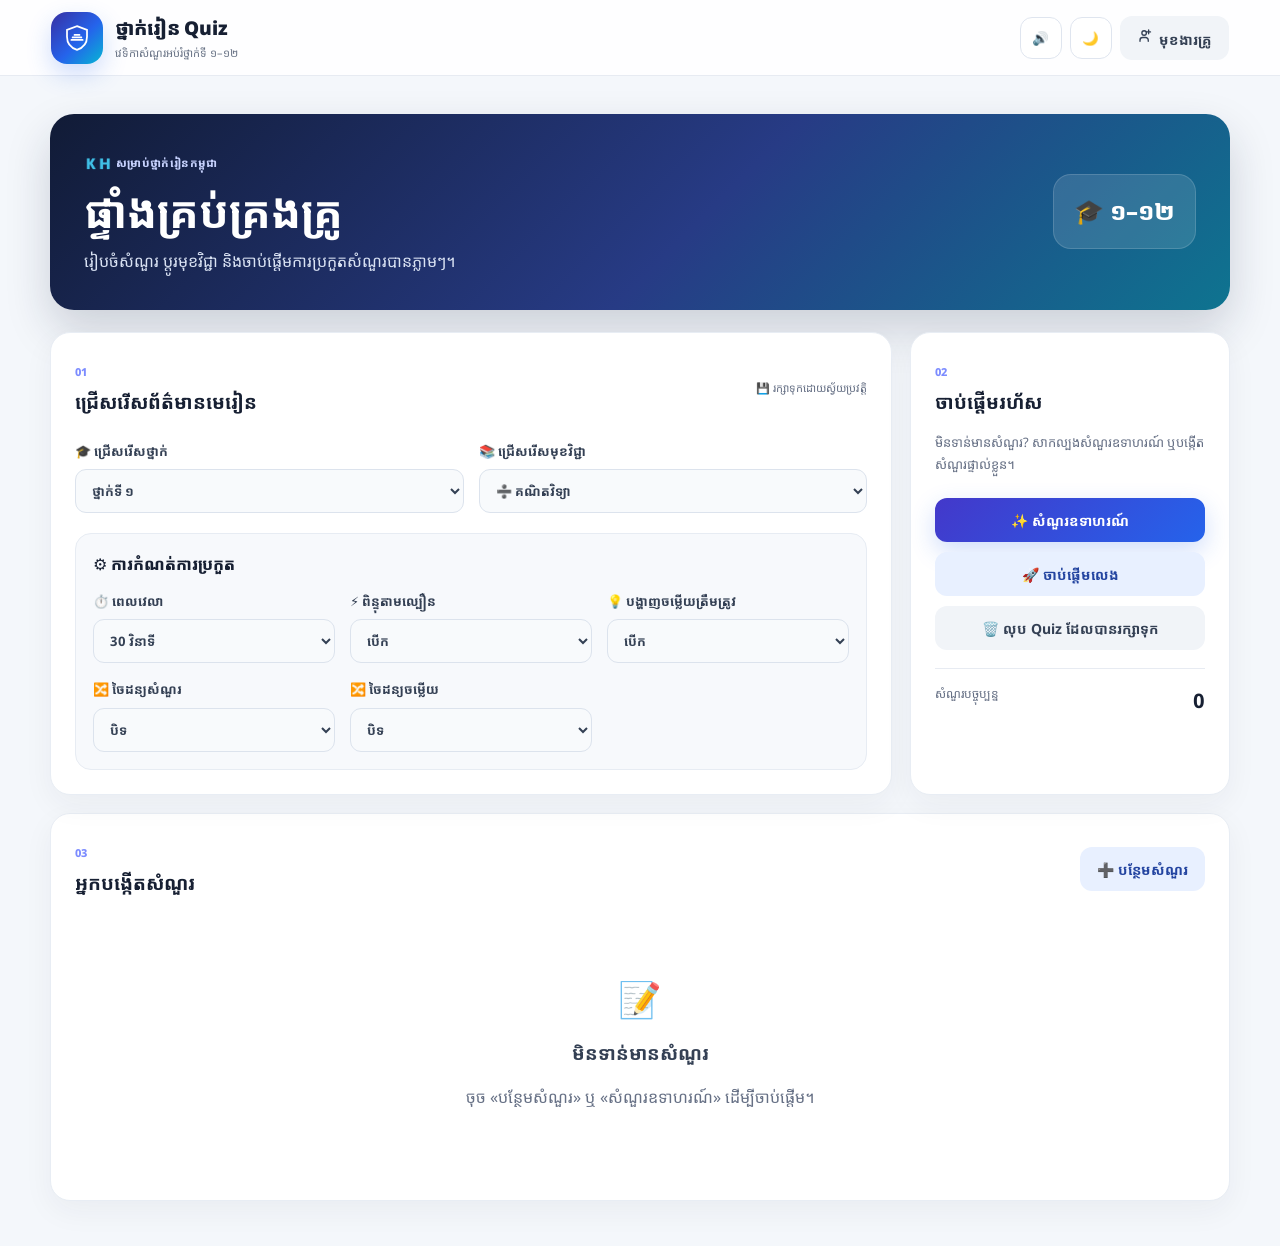
<file: index.html>
<!doctype html>
<html lang="km">
<head>
  <meta charset="utf-8">
  <meta name="viewport" content="width=device-width, initial-scale=1">
  <meta name="theme-color" content="#111827">
  <title>ថ្នាក់រៀន Quiz — ល្បែងសំណួរថ្នាក់ទី ១–១២</title>
  <link rel="preconnect" href="https://fonts.googleapis.com">
  <link rel="preconnect" href="https://fonts.gstatic.com" crossorigin>
  <link href="https://fonts.googleapis.com/css2?family=Noto+Sans+Khmer:wght@400;500;600;700;800;900&display=swap" rel="stylesheet">
  <link rel="stylesheet" href="style.css">
  <script async src="https://pagead2.googlesyndication.com/pagead/js/adsbygoogle.js?client=ca-pub-1903013812892244"
     crossorigin="anonymous"></script>
</head>
<body>
  <audio id="backgroundMusic" src="assets/sounds/background-music.mp3" loop preload="auto"></audio>
  <div id="app">
    <header class="topbar">
      <div class="brand">
        <div class="brand-mark" aria-hidden="true">
          <svg viewBox="0 0 48 48" role="img">
            <path d="M24 5 40 11v11c0 10.5-6.4 17.8-16 21C14.4 39.8 8 32.5 8 22V11l16-6Z" fill="none" stroke="currentColor" stroke-width="2.8"/>
            <path d="M15 27h18M17 23h14M20 19h8" fill="none" stroke="currentColor" stroke-width="2.8" stroke-linecap="round"/>
          </svg>
        </div>
        <div>
          <strong>ថ្នាក់រៀន Quiz</strong>
          <span>វេទិកាសំណួរអប់រំថ្នាក់ទី ១–១២</span>
        </div>
      </div>
      <div class="top-actions">
        <button class="icon-btn" id="soundToggle" aria-label="បិទ/បើកសំឡេង">
          <svg viewBox="0 0 24 24" aria-hidden="true"><path d="M4 10v4h3l4 4V6l-4 4H4Zm11.5-3.5a6 6 0 0 1 0 11M15.5 9a3 3 0 0 1 0 6" fill="none" stroke="currentColor" stroke-width="2" stroke-linecap="round" stroke-linejoin="round"/></svg>
        </button>
        <button class="icon-btn" id="themeToggle" aria-label="ប្តូររូបរាង">
          <svg viewBox="0 0 24 24" aria-hidden="true"><path d="M20.2 15.1A8.3 8.3 0 0 1 8.9 3.8 8.5 8.5 0 1 0 20.2 15.1Z" fill="none" stroke="currentColor" stroke-width="2" stroke-linejoin="round"/></svg>
        </button>
        <button class="btn ghost" id="teacherTopBtn">
          <svg class="btn-icon" viewBox="0 0 24 24" aria-hidden="true"><path d="M4 19v-1.5A3.5 3.5 0 0 1 7.5 14h4A3.5 3.5 0 0 1 15 17.5V19M9.5 11a3 3 0 1 0 0-6 3 3 0 0 0 0 6Zm6-7v5m-2.5-2.5h5" fill="none" stroke="currentColor" stroke-width="1.8" stroke-linecap="round"/></svg>
          មុខងារគ្រូ
        </button>
      </div>
    </header>

    <main>
      <section id="teacherView" class="view active">
        <div class="hero">
          <div>
            <span class="eyebrow">🇰🇭 សម្រាប់ថ្នាក់រៀនកម្ពុជា</span>
            <h1>ផ្ទាំងគ្រប់គ្រងគ្រូ</h1>
            <p>រៀបចំសំណួរ ប្ដូរមុខវិជ្ជា និងចាប់ផ្ដើមការប្រកួតសំណួរបានភ្លាមៗ។</p>
          </div>
          <div class="hero-badge">🎓 ១–១២</div>
        </div>

        <div class="dashboard-grid">
          <section class="panel setup-panel">
            <div class="panel-head">
              <div><span class="section-kicker">01</span><h2>ជ្រើសរើសព័ត៌មានមេរៀន</h2></div>
              <span id="saveStatus" class="save-status">💾 រក្សាទុកដោយស្វ័យប្រវត្តិ</span>
            </div>
            <div class="field-grid">
              <label>🎓 ជ្រើសរើសថ្នាក់
                <select id="gradeSelect"></select>
              </label>
              <label>📚 ជ្រើសរើសមុខវិជ្ជា
                <select id="subjectSelect"></select>
              </label>
            </div>
            <div class="settings-card">
              <div class="settings-title">⚙️ ការកំណត់ការប្រកួត</div>
              <div class="settings-grid">
                <label>⏱️ ពេលវេលា
                  <select id="timerSelect">
                    <option value="15">15 វិនាទី</option><option value="20">20 វិនាទី</option>
                    <option value="30" selected>30 វិនាទី</option><option value="45">45 វិនាទី</option>
                    <option value="60">60 វិនាទី</option><option value="90">90 វិនាទី</option>
                  </select>
                </label>
                <label>⚡ ពិន្ទុតាមល្បឿន
                  <select id="speedBonus"><option value="on">បើក</option><option value="off">បិទ</option></select>
                </label>
                <label>💡 បង្ហាញចម្លើយត្រឹមត្រូវ
                  <select id="revealCorrect"><option value="on">បើក</option><option value="off">បិទ</option></select>
                </label>
                <label>🔀 ចៃដន្យសំណួរ
                  <select id="shuffleQuestions"><option value="off">បិទ</option><option value="on">បើក</option></select>
                </label>
                <label>🔀 ចៃដន្យចម្លើយ
                  <select id="shuffleAnswers"><option value="off">បិទ</option><option value="on">បើក</option></select>
                </label>
              </div>
            </div>
          </section>

          <aside class="panel quick-panel">
            <span class="section-kicker">02</span>
            <h2>ចាប់ផ្ដើមរហ័ស</h2>
            <p>មិនទាន់មានសំណួរ? សាកល្បងសំណួរឧទាហរណ៍ ឬបង្កើតសំណួរផ្ទាល់ខ្លួន។</p>
            <button class="btn primary wide" id="demoBtn">✨ សំណួរឧទាហរណ៍</button>
            <button class="btn secondary wide" id="startBtn">🚀 ចាប់ផ្តើមលេង</button>
            <button class="btn ghost wide" id="clearSavedBtn">🗑️ លុប Quiz ដែលបានរក្សាទុក</button>
            <div class="mini-stat"><span>សំណួរបច្ចុប្បន្ន</span><strong id="questionCount">0</strong></div>
          </aside>
        </div>

        <section class="panel questions-panel">
          <div class="panel-head">
            <div><span class="section-kicker">03</span><h2>អ្នកបង្កើតសំណួរ</h2></div>
            <button class="btn secondary" id="addQuestionBtn">➕ បន្ថែមសំណួរ</button>
          </div>
          <div id="questionEditorList" class="editor-list"></div>
          <div id="emptyEditor" class="empty-state">
            <div class="empty-icon">📝</div>
            <h3>មិនទាន់មានសំណួរ</h3>
            <p>ចុច «បន្ថែមសំណួរ» ឬ «សំណួរឧទាហរណ៍» ដើម្បីចាប់ផ្តើម។</p>
          </div>
        </section>
      </section>

      <section id="countdownView" class="view game-view">
        <div class="countdown-wrap">
          <span class="eyebrow">🇰🇭 ត្រៀមខ្លួន</span>
          <div id="countdownNumber" class="countdown-number">3</div>
          <h2 id="countdownLabel">ត្រៀមចាប់ផ្ដើម</h2>
        </div>
      </section>

      <section id="quizView" class="view game-view">
        <div class="quiz-shell">
          <div class="quiz-top">
            <div><span class="quiz-subject" id="quizSubject">គណិតវិទ្យា</span><span class="quiz-grade" id="quizGrade">ថ្នាក់ទី ៦</span></div>
            <div class="quiz-score">⭐ <strong id="scoreDisplay">0</strong> ពិន្ទុ</div>
            <div class="timer" id="timerCircle"><span>⏱️</span><strong id="timerDisplay">30</strong></div>
          </div>
          <div class="progress-meta"><span id="progressText">សំណួរ ១ / ៥</span><span id="progressPct">20%</span></div>
          <div class="progress-track"><div id="progressBar" class="progress-bar"></div></div>
          <article class="question-card" id="questionCard">
            <div id="questionImageWrap" class="question-image-wrap hidden"><img id="questionImage" alt="រូបភាពសម្រាប់សំណួរ"></div>
            <div class="difficulty" id="difficultyBadge">🟢 ងាយ</div>
            <h1 id="questionText" class="question-text"></h1>
          </article>
          <div id="answers" class="answers-grid"></div>
          <div id="feedback" class="feedback hidden"></div>
          <div class="next-row">
            <button class="btn next hidden" id="nextBtn">
              បន្ទាប់
              <svg viewBox="0 0 24 24" aria-hidden="true"><path d="M5 12h13m-5-6 6 6-6 6" fill="none" stroke="currentColor" stroke-width="2.2" stroke-linecap="round" stroke-linejoin="round"/></svg>
            </button>
          </div>
        </div>
        <div id="effects" class="effects" aria-hidden="true"></div>
      </section>

      <section id="resultView" class="view game-view">
        <div class="result-card">
          <div id="resultEffects" class="result-effects">✨</div>
          <span class="eyebrow">ការប្រកួតបានបញ្ចប់</span>
          <h1>🏆 បញ្ចប់ការប្រកួត!</h1>
          <p class="result-lead">អស្ចារ្យ! 🎉</p>
          <div class="final-score"><span>ពិន្ទុសរុប</span><strong id="finalScore">0</strong><small>⭐</small></div>
          <div class="stats-grid">
            <div><strong id="correctCount">0 / 0</strong><span>✅ ត្រឹមត្រូវ</span></div>
            <div><strong id="wrongCount">0 / 0</strong><span>❌ ខុស</span></div>
            <div><strong id="accuracy">0%</strong><span>🎯 ភាគរយត្រឹមត្រូវ</span></div>
          </div>
          <div class="result-actions">
            <button class="btn primary" id="playAgainBtn">🔄 លេងម្តងទៀត</button>
            <button class="btn ghost" id="resultTeacherBtn">👩‍🏫 ត្រឡប់ទៅមុខងារគ្រូ</button>
          </div>
        </div>
      </section>
    </main>
    <div id="toast" class="toast" role="status"></div>
  </div>
  <script src="app.js"></script>
</body>
</html>
</file>
<file: style.css>
*{box-sizing:border-box}html,body{margin:0;min-height:100%;font-family:"Noto Sans Khmer",sans-serif}body{background:#f4f7fb;color:#172033;line-height:1.7;transition:.25s}.topbar{height:76px;display:flex;align-items:center;justify-content:space-between;padding:0 4vw;border-bottom:1px solid #e7ebf2;background:rgba(255,255,255,.86);backdrop-filter:blur(16px);position:sticky;top:0;z-index:20}.brand{display:flex;gap:12px;align-items:center}.brand-mark{width:52px;height:52px;display:grid;place-items:center;border-radius:16px;background:linear-gradient(135deg,#3730a3,#2563eb 55%,#06b6d4);color:#fff;box-shadow:0 10px 24px rgba(37,99,235,.22);flex:0 0 auto}.brand-mark svg{width:30px;height:30px}.brand strong,.brand span{display:block}.brand strong{font-size:19px;font-weight:900;letter-spacing:-.2px}.brand span{font-size:11px;color:#697386}.top-actions{display:flex;gap:8px;align-items:center}.icon-btn,.btn{font-family:inherit;border:0;cursor:pointer;transition:.2s}.icon-btn{width:42px;height:42px;border:1px solid #dfe5ef;background:#fff;border-radius:12px;display:grid;place-items:center;cursor:pointer;color:#344054;transition:.2s}.icon-btn svg{width:21px;height:21px}.icon-btn:hover{transform:translateY(-1px);box-shadow:0 6px 16px rgba(16,24,40,.08)}.btn{min-height:44px;padding:9px 17px;border-radius:12px;font-weight:700;font-size:14px}.btn:hover{transform:translateY(-1px)}.btn.primary{background:linear-gradient(135deg,#4338ca,#2563eb);color:white;box-shadow:0 9px 25px rgba(37,99,235,.22)}.btn.secondary{background:#e8f0ff;color:#2344a0}.btn.ghost{background:#f1f4f8;color:#344054}.btn.wide{width:100%;margin-top:10px}.view{display:none}.view.active{display:block}.hero{max-width:1180px;margin:38px auto 22px;padding:34px;border-radius:24px;background:linear-gradient(135deg,#111b36,#273b85 55%,#0e7490);color:#fff;display:flex;justify-content:space-between;align-items:center;box-shadow:0 20px 45px rgba(22,32,63,.18)}.eyebrow,.section-kicker{font-size:11px;font-weight:800;letter-spacing:.4px;color:#7c8cff}.hero .eyebrow{color:#c7d2fe}.hero h1{font-size:clamp(28px,4vw,44px);line-height:1.3;margin:8px 0}.hero p{margin:0;color:#d9e2f3}.hero-badge{font-size:24px;font-weight:800;background:rgba(255,255,255,.12);padding:16px 20px;border:1px solid rgba(255,255,255,.15);border-radius:18px}.dashboard-grid{max-width:1180px;margin:auto;display:grid;grid-template-columns:1fr 320px;gap:18px}.panel{background:#fff;border:1px solid #e8edf4;border-radius:20px;box-shadow:0 10px 30px rgba(31,41,55,.05);padding:24px}.panel-head{display:flex;align-items:center;justify-content:space-between;gap:15px;margin-bottom:20px}.panel-head h2,.quick-panel h2{font-size:19px;margin:2px 0}.field-grid,.settings-grid{display:grid;gap:15px;grid-template-columns:1fr 1fr}.settings-grid{grid-template-columns:repeat(3,1fr)}label{display:grid;gap:7px;font-size:13px;font-weight:700;color:#344054}select,input,textarea{font:inherit;color:inherit;background:#f8fafc;border:1px solid #dce3ed;border-radius:11px;padding:11px 12px;outline:none}select:focus,input:focus,textarea:focus{border-color:#6366f1;box-shadow:0 0 0 3px rgba(99,102,241,.1)}.settings-card{margin-top:20px;background:#f7f9fc;border:1px solid #e7ecf3;border-radius:16px;padding:17px}.settings-title{font-weight:800;margin-bottom:12px}.save-status{font-size:11px;color:#667085}.quick-panel p{font-size:13px;color:#667085}.mini-stat{display:flex;justify-content:space-between;border-top:1px solid #e7ebf2;margin-top:18px;padding-top:15px;color:#667085;font-size:12px}.mini-stat strong{color:#172033;font-size:20px}.questions-panel{max-width:1180px;margin:18px auto 45px}.editor-list{display:grid;gap:14px}.editor-card{border:1px solid #e3e8f0;border-radius:17px;padding:18px;background:#fbfcfe}.editor-head{display:flex;justify-content:space-between;align-items:center;gap:10px;margin-bottom:12px}.q-number{font-weight:900}.editor-actions{display:flex;gap:6px}.small-btn{border:0;border-radius:9px;padding:7px 9px;background:#eef2f7;cursor:pointer}.question-input{width:100%;min-height:92px;resize:vertical}.answer-grid{display:grid;grid-template-columns:1fr 1fr;gap:10px;margin-top:10px}.answer-row{display:grid;grid-template-columns:36px 1fr 36px;align-items:center;gap:8px}.answer-label{font-weight:900;text-align:center;background:#edf2ff;border-radius:9px;padding:6px}.correct-radio{width:18px;height:18px}.editor-bottom{display:grid;grid-template-columns:1fr 180px;gap:10px;margin-top:10px}.empty-state{text-align:center;padding:48px 20px;color:#667085}.empty-icon{font-size:35px}.empty-state h3{color:#344054;margin:8px}.game-view{min-height:calc(100vh - 76px)}.countdown-wrap{min-height:calc(100vh - 76px);display:grid;place-content:center;text-align:center;background:radial-gradient(circle at 50% 45%,#273b85,#0b1022 58%);color:#fff}.countdown-wrap .eyebrow{color:#a5b4fc}.countdown-number{font-size:clamp(130px,22vw,260px);font-weight:900;line-height:1;animation:countPop .85s ease both}.countdown-wrap h2{font-size:22px}.quiz-view{}.quiz-shell{max-width:1180px;margin:auto;padding:32px 20px 48px}.quiz-top{display:grid;grid-template-columns:1fr auto auto;align-items:center;gap:18px}.quiz-subject{font-size:19px;font-weight:900}.quiz-grade{font-size:12px;color:#667085;margin-left:10px}.quiz-score{font-weight:700}.timer{width:66px;height:66px;border-radius:50%;display:grid;place-content:center;text-align:center;background:#eaf0ff;border:4px solid #6366f1;color:#283593}.timer strong{font-size:18px;line-height:1}.timer.warning{border-color:#f59e0b;background:#fff7ed;color:#b45309}.timer.critical{border-color:#ef4444;background:#fff1f2;color:#b91c1c;animation:pulse .7s infinite}.progress-meta{display:flex;justify-content:space-between;font-size:12px;color:#667085;margin-top:25px}.progress-track{height:8px;border-radius:99px;background:#e6eaf0;overflow:hidden;margin:6px 0 20px}.progress-bar{height:100%;width:0;background:linear-gradient(90deg,#4338ca,#06b6d4);transition:width .4s}.question-card{background:#fff;border:1px solid #e5eaf2;border-radius:24px;padding:30px;min-height:260px;display:grid;place-content:center;text-align:center;box-shadow:0 15px 45px rgba(31,41,55,.08)}.question-text{font-family:"Noto Sans Khmer",sans-serif;font-size:clamp(24px,3vw,42px);font-weight:800;line-height:1.6;margin:10px auto;max-width:980px}.difficulty{display:inline-block;margin:auto;background:#eef7ee;border-radius:99px;padding:3px 12px;font-size:11px;font-weight:800}.question-image-wrap{max-height:270px;margin:0 auto 10px;overflow:hidden;border-radius:15px}.question-image-wrap img{display:block;max-width:100%;max-height:270px;object-fit:contain;margin:auto}.hidden{display:none!important}.answers-grid{display:grid;grid-template-columns:1fr 1fr;gap:14px;margin-top:16px}.answer-btn{font-family:inherit;min-height:92px;padding:16px;text-align:left;border:1px solid #dfe5ee;background:#fff;border-radius:17px;font-size:18px;font-weight:700;cursor:pointer;display:flex;align-items:center;gap:14px;transition:.2s;box-shadow:0 7px 20px rgba(31,41,55,.04)}.answer-btn:hover:not(:disabled){transform:translateY(-2px);border-color:#6366f1;box-shadow:0 12px 28px rgba(67,56,202,.12)}.answer-letter{width:40px;height:40px;display:grid;place-items:center;border-radius:11px;background:#eef2ff;color:#3730a3;flex:none;font-weight:900}.answer-btn.correct{background:#ecfdf3;border-color:#22c55e;color:#166534}.answer-btn.correct .answer-letter{background:#22c55e;color:#fff}.answer-btn.wrong{background:#fff1f2;border-color:#ef4444;color:#991b1b;animation:shake .35s}.answer-btn.dim{opacity:.45}.feedback{margin-top:16px;border-radius:18px;padding:18px 20px;text-align:center;font-weight:900;font-size:22px;line-height:1.65;transform-origin:center;animation:feedbackPop .55s cubic-bezier(.2,.9,.2,1) both}.feedback.correct{background:#ecfdf3;color:#166534}.feedback.wrong{background:#fff7ed;color:#9a3412}.next-row{display:flex;justify-content:flex-end;align-items:center;margin-top:18px;position:sticky;bottom:12px;z-index:8;padding-top:6px}.btn.next{font-size:17px;font-weight:800;padding:13px 22px;background:#111827;color:#fff;min-width:132px;border-radius:14px;box-shadow:0 10px 24px rgba(17,24,39,.20);display:inline-flex;align-items:center;justify-content:center;gap:9px}.btn.next svg{width:19px;height:19px}.btn.next:hover{transform:translateY(-2px);box-shadow:0 14px 28px rgba(17,24,39,.25)}.effects{pointer-events:none;position:fixed;inset:0;overflow:hidden;z-index:50}.particle{position:absolute;animation:fly 1.4s ease-out forwards;font-size:24px}.rocket{position:absolute;bottom:8%;left:50%;font-size:38px;animation:rocket 1.2s ease-out forwards}.result-card{max-width:760px;margin:55px auto;padding:44px 30px;text-align:center;background:#fff;border:1px solid #e5eaf2;border-radius:28px;box-shadow:0 20px 60px rgba(31,41,55,.1);position:relative;overflow:hidden}.result-effects{font-size:50px;animation:float 2s infinite}.result-card h1{font-size:34px;margin:8px}.result-lead{font-size:18px}.final-score{margin:25px auto;padding:20px;border-radius:20px;background:linear-gradient(135deg,#eef2ff,#ecfeff);display:grid;gap:0}.final-score span{font-size:12px;color:#667085}.final-score strong{font-size:72px;line-height:1.2;color:#3730a3}.final-score small{font-size:20px}.stats-grid{display:grid;grid-template-columns:repeat(3,1fr);gap:10px}.stats-grid div{padding:16px;background:#f8fafc;border-radius:15px}.stats-grid strong,.stats-grid span{display:block}.stats-grid strong{font-size:20px}.stats-grid span{font-size:11px;color:#667085}.result-actions{display:flex;justify-content:center;gap:10px;margin-top:24px}.toast{position:fixed;right:22px;bottom:22px;background:#111827;color:#fff;padding:11px 15px;border-radius:11px;font-size:12px;opacity:0;transform:translateY(12px);pointer-events:none;transition:.25s;z-index:100}.toast.show{opacity:1;transform:none}@keyframes countPop{0%{opacity:0;transform:scale(.45)}70%{transform:scale(1.08)}100%{opacity:1;transform:scale(1)}}@keyframes pulse{50%{transform:scale(1.04)}}@keyframes shake{25%{transform:translateX(-7px)}75%{transform:translateX(7px)}}@keyframes fly{0%{transform:translate(0,0) rotate(0);opacity:1}100%{transform:translate(var(--x),var(--y)) rotate(620deg);opacity:0}}@keyframes rocket{0%{transform:translate(-50%,0);opacity:1}100%{transform:translate(-50%,-90vh);opacity:0}}@keyframes float{50%{transform:translateY(-8px) rotate(4deg)}}body.dark{background:#080d1c;color:#e5e7eb}.dark .topbar{background:rgba(11,17,34,.88);border-color:#202a42}.dark .brand span,.dark .progress-meta,.dark .quiz-grade,.dark .quick-panel p,.dark .save-status{color:#98a2b3}.dark .icon-btn,.dark .btn.ghost{background:#172036;color:#dbe4ff}.dark .panel,.dark .question-card,.dark .answer-btn,.dark .result-card{background:#10182b;border-color:#202b45;color:#e5e7eb}.dark select,.dark input,.dark textarea,.dark .settings-card,.dark .editor-card,.dark .stats-grid div{background:#0c1425;border-color:#25324d;color:#e5e7eb}.dark .btn.secondary{background:#18264b;color:#b9c6ff}.dark .mini-stat strong,.dark .empty-state h3{color:#e5e7eb}.dark .progress-track{background:#202b40}.dark .answer-btn:hover:not(:disabled){border-color:#818cf8}.dark .answer-letter{background:#202b4a;color:#c7d2fe}.dark .timer{background:#17213b}.dark .difficulty{background:#17301f}.dark .feedback.correct{background:#10291c}.dark .feedback.wrong{background:#332112}.dark .toast{background:#f8fafc;color:#111827}@media(max-width:850px){.topbar{padding:0 15px}.top-actions .btn{display:none}.hero{margin:20px 15px;padding:25px}.dashboard-grid{grid-template-columns:1fr;margin:0 15px}.questions-panel{margin:18px 15px 35px}.settings-grid{grid-template-columns:1fr 1fr}.quiz-shell{padding:20px 15px}.answers-grid{grid-template-columns:1fr}.answer-btn{min-height:74px}.question-card{padding:22px;min-height:230px}.quiz-top{grid-template-columns:1fr auto}.quiz-score{grid-column:1}.timer{grid-column:2;grid-row:1/3}.result-card{margin:25px 15px;padding:32px 18px}.result-actions{flex-direction:column}.stats-grid{grid-template-columns:1fr}.field-grid{grid-template-columns:1fr}.editor-bottom{grid-template-columns:1fr}.answer-grid{grid-template-columns:1fr}.hero-badge{display:none}}@media(max-width:520px){.brand span{display:none}.hero h1{font-size:28px}.panel{padding:18px}.panel-head{align-items:flex-start;flex-direction:column}.settings-grid{grid-template-columns:1fr}.question-text{font-size:24px}.question-card{border-radius:18px}.answer-btn{font-size:16px}.final-score strong{font-size:58px}}
/* Khmer UI polish */
body{font-family:"Noto Sans Khmer","Khmer OS Battambang","Khmer OS System",system-ui,sans-serif}
button,input,select,textarea{font-family:inherit}
.feedback strong{font-size:1.12em}
@keyframes feedbackPop{
  0%{opacity:0;transform:translateY(14px) scale(.55)}
  55%{opacity:1;transform:translateY(-5px) scale(1.18)}
  75%{transform:translateY(2px) scale(.96)}
  100%{opacity:1;transform:translateY(0) scale(1)}
}
.feedback.correct{animation:feedbackPopCorrect .62s cubic-bezier(.2,.9,.2,1) both}
.feedback.wrong{animation:feedbackPopWrong .62s cubic-bezier(.2,.9,.2,1) both}
@keyframes feedbackPopCorrect{
  0%{opacity:0;transform:scale(.45) rotate(-2deg)}
  55%{opacity:1;transform:scale(1.22) rotate(1deg)}
  78%{transform:scale(.96) rotate(0)}
  100%{transform:scale(1)}
}
@keyframes feedbackPopWrong{
  0%{opacity:0;transform:scale(.45)}
  45%{opacity:1;transform:scale(1.16)}
  62%{transform:scale(.98) translateX(-5px)}
  74%{transform:scale(1) translateX(5px)}
  86%{transform:translateX(-2px)}
  100%{transform:translateX(0)}
}
.btn-icon{width:18px;height:18px;flex:0 0 auto}
@media (max-width:700px){
  .brand-mark{width:48px;height:48px}
  .brand strong{font-size:16px}
  .top-actions{gap:6px}
  .icon-btn{width:40px;height:40px}
  .next-row{justify-content:center;bottom:8px}
  .btn.next{width:min(100%,280px);font-size:17px;padding:14px 22px}
  .feedback{font-size:20px;padding:17px 14px}
}

.dark .icon-btn{background:#111827;border-color:#2b3750;color:#e5e7eb}
.dark .btn.next{background:#f8fafc;color:#111827}

#backgroundMusic{display:none}

.saved-quizzes-card{margin:20px 0;padding:22px;border:1px solid #e4e9f2;border-radius:20px;background:#fff;box-shadow:0 12px 30px rgba(16,24,40,.06)}
.section-title-row{display:flex;justify-content:space-between;align-items:center;gap:18px;margin-bottom:15px}
.section-title-row h3{margin:0;font-size:20px;font-weight:900}
.section-title-row p{margin:5px 0 0;color:#667085;font-size:13px}
.saved-actions{display:flex;gap:8px;flex-wrap:wrap}
.btn.small{padding:9px 13px;font-size:13px;border-radius:10px}
.saved-quizzes-list{display:grid;grid-template-columns:repeat(auto-fill,minmax(240px,1fr));gap:12px}
.saved-quiz-item{padding:16px;border:1px solid #e6eaf1;border-radius:15px;background:#f8fafc}
.saved-quiz-name{font-weight:900;font-size:16px;margin-bottom:5px}
.saved-quiz-meta{font-size:12px;color:#667085;margin-bottom:12px}
.saved-quiz-actions{display:flex;gap:7px;flex-wrap:wrap}
.saved-quiz-actions button{font-family:inherit}
.empty-saved{padding:24px;text-align:center;color:#98a2b3;border:1px dashed #d8dee9;border-radius:14px}
.dark .saved-quizzes-card{background:#111827;border-color:#27334b}
.dark .saved-quiz-item{background:#0d1424;border-color:#27334b}
.dark .section-title-row p,.dark .saved-quiz-meta{color:#98a2b3}
@media(max-width:700px){.section-title-row{align-items:flex-start;flex-direction:column}.saved-actions{width:100%}.saved-actions .btn{flex:1}}
</file>
